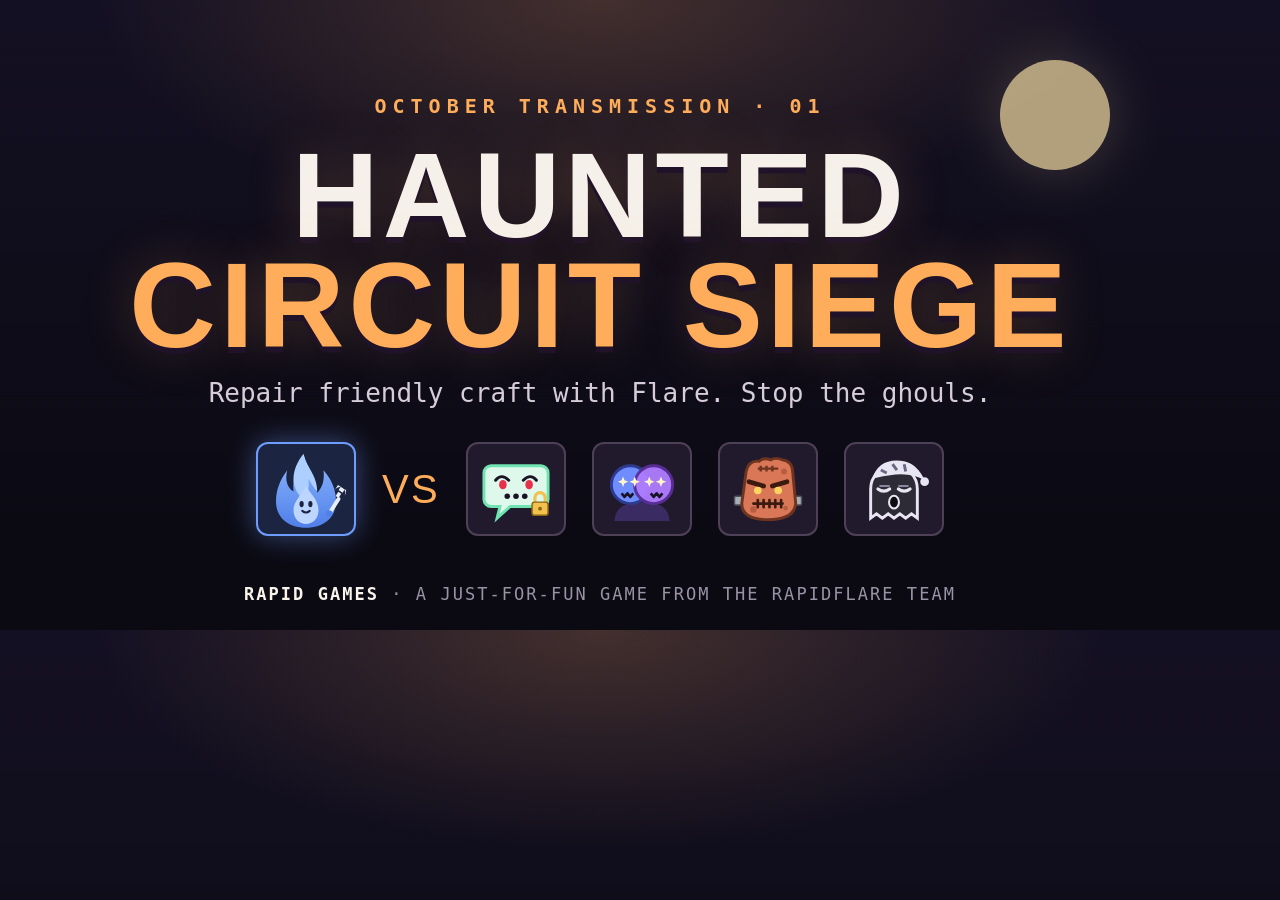
<file: og/card.html>
<!doctype html>
<html lang="en">
  <head>
    <meta charset="utf-8">
    <title>Share card</title>
    <!-- Source for public/og/*.png. Render with scripts/og-images.sh; not deployed. -->
    <style>
      html,body{margin:0;width:1200px;height:630px;overflow:hidden}
      body{font-family:ui-monospace,SFMono-Regular,Menlo,monospace;color:#f5f0e9;background:radial-gradient(ellipse 60% 50% at 50% 0%,#ffad5b33,transparent 70%),linear-gradient(180deg,#141023,#0b0a13 85%);display:flex;flex-direction:column;align-items:center;justify-content:center;text-align:center;position:relative}
      .eyebrow{color:#ffad5b;font-size:20px;font-weight:900;letter-spacing:.3em}
      h1{font-family:Impact,Haettenschweiler,'Arial Narrow Bold',sans-serif;font-size:120px;line-height:.92;letter-spacing:.035em;margin:22px 0 18px;text-shadow:0 6px 0 #201329,0 0 50px #ffad5b40}
      h1 span{color:#ffad5b}
      .tagline{font-size:26px;color:#d6ccda}
      .ghouls{display:flex;gap:26px;margin-top:34px}
      .ghouls span{display:grid;place-items:center;width:96px;height:90px;border:2px solid #4d4057;border-radius:12px;background:#211a2c;font-size:70px}
      .ghouls svg{display:block}
      .ghouls{align-items:center}
      .ghouls .flare{border-color:#6f9cff;background:#1b2440;font-size:80px;filter:drop-shadow(0 0 14px #6f9cff70)}
      .ghouls em{font-style:normal;font-family:Impact,Haettenschweiler,'Arial Narrow Bold',sans-serif;font-size:40px;color:#ffad5b;letter-spacing:.06em}
      .credit{position:absolute;bottom:26px;left:0;right:0;font-size:17px;color:#9a93a6;letter-spacing:.12em}
      .credit b{color:#f8f3eb}
      .moon{position:absolute;right:90px;top:60px;width:110px;height:110px;border-radius:50%;background:#f6dea5;opacity:.7;box-shadow:0 0 60px #f6dea550}
    </style>
  </head>
  <body>
    <div class="moon"></div>
    <div class="eyebrow" id="eyebrow"></div>
    <h1 id="title"></h1>
    <div class="tagline" id="tagline"></div>
    <div class="ghouls" id="ghouls"></div>
    <div class="credit"><b>RAPID GAMES</b> · A JUST-FOR-FUN GAME FROM THE RAPIDFLARE TEAM</div>
    <script type="module">
      import { HALLOWEEN_FACES } from '/public/ghoul-faces.mjs';
      import { flareSvg } from '/public/flare.mjs';
      const cards = {
        'circuit-siege': { tool: 'wrench', eyebrow: 'OCTOBER TRANSMISSION · 01', title: 'HAUNTED<br><span>CIRCUIT SIEGE</span>', tagline: 'Repair friendly craft with Flare. Stop the ghouls.' },
        'ten-questions': { tool: 'question', eyebrow: 'OCTOBER TRANSMISSION · 02', title: 'TEN QUESTIONS<br><span>TILL DAWN</span>', tagline: 'Ten moves. One part. A ghoul at the gate.' },
      };
      const card = cards[new URLSearchParams(location.search).get('game')] ?? cards['circuit-siege'];
      document.getElementById('eyebrow').textContent = card.eyebrow;
      document.getElementById('title').innerHTML = card.title;
      document.getElementById('tagline').textContent = card.tagline;
      document.getElementById('ghouls').innerHTML = `<span class="flare">${flareSvg(card.tool)}</span><em>VS</em>`
        + Object.values(HALLOWEEN_FACES).map((face) => `<span>${face}</span>`).join('');
    </script>
  </body>
</html>
</file>
